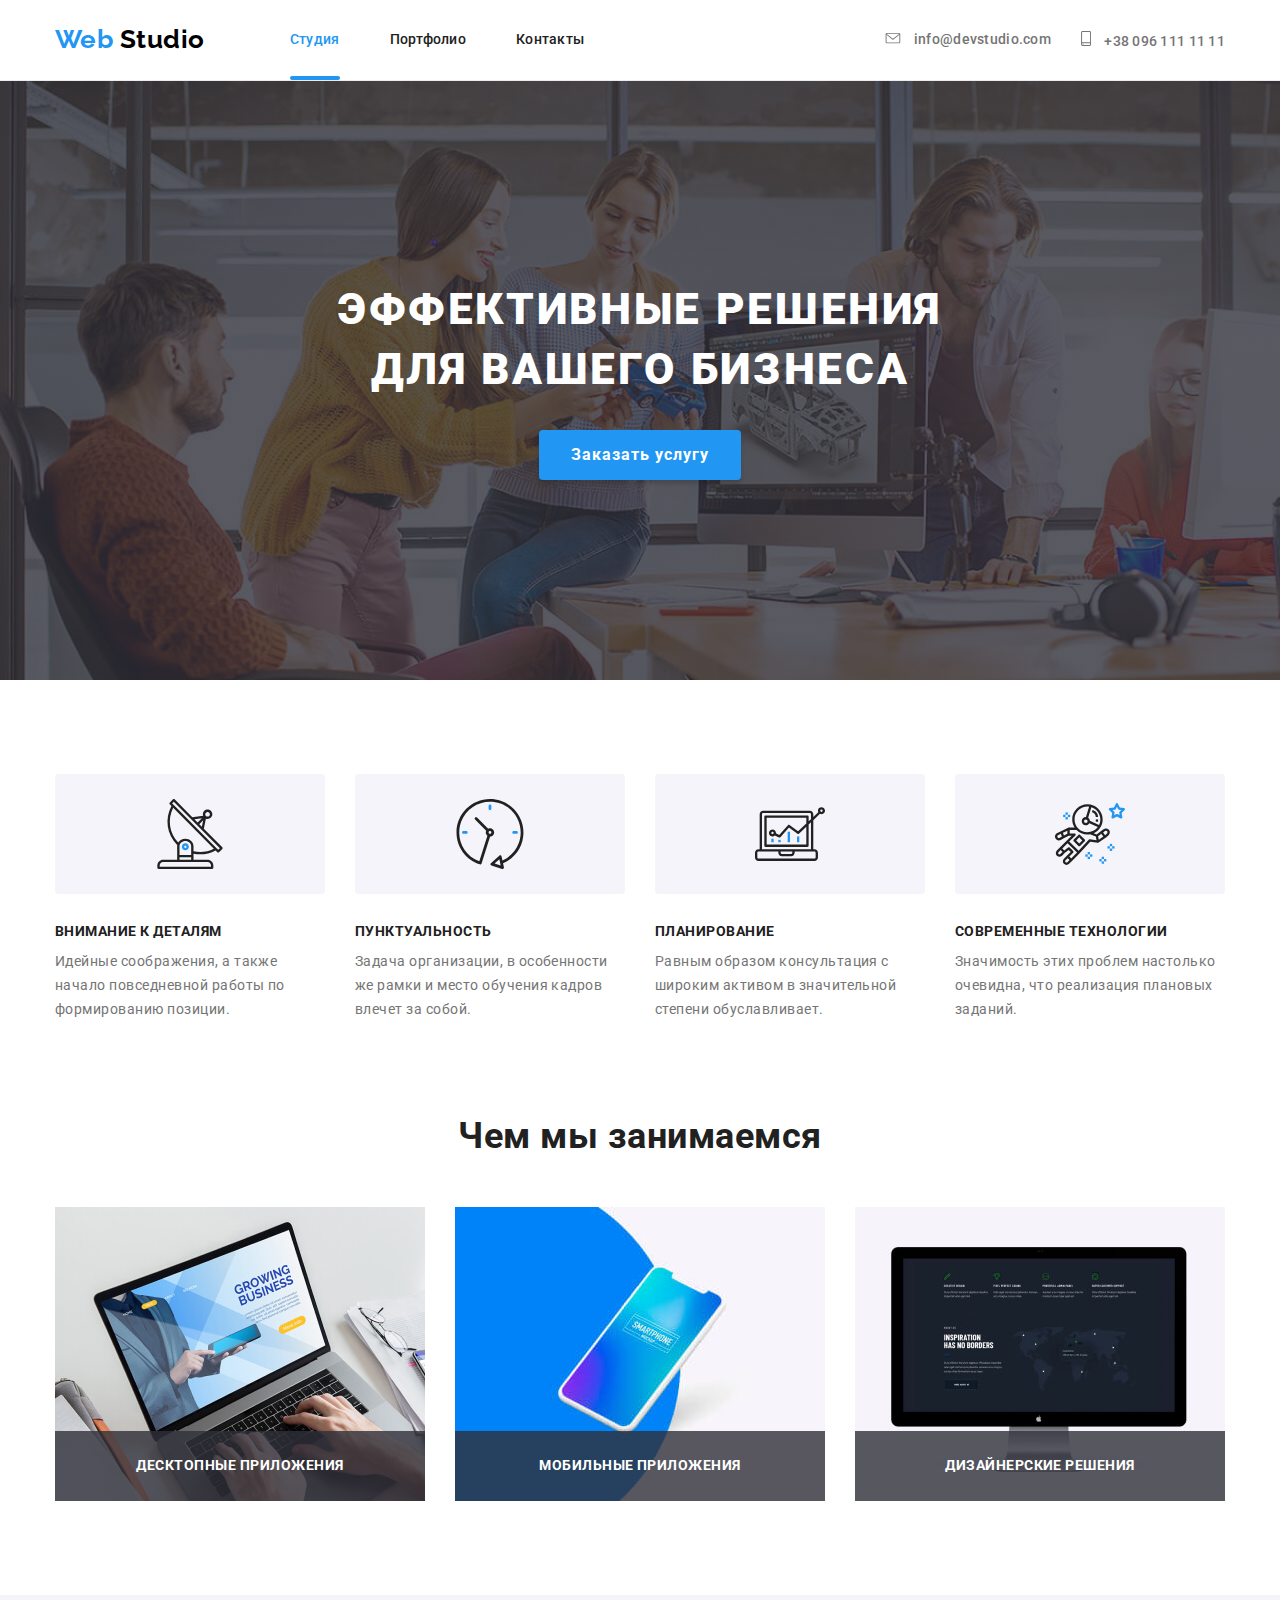
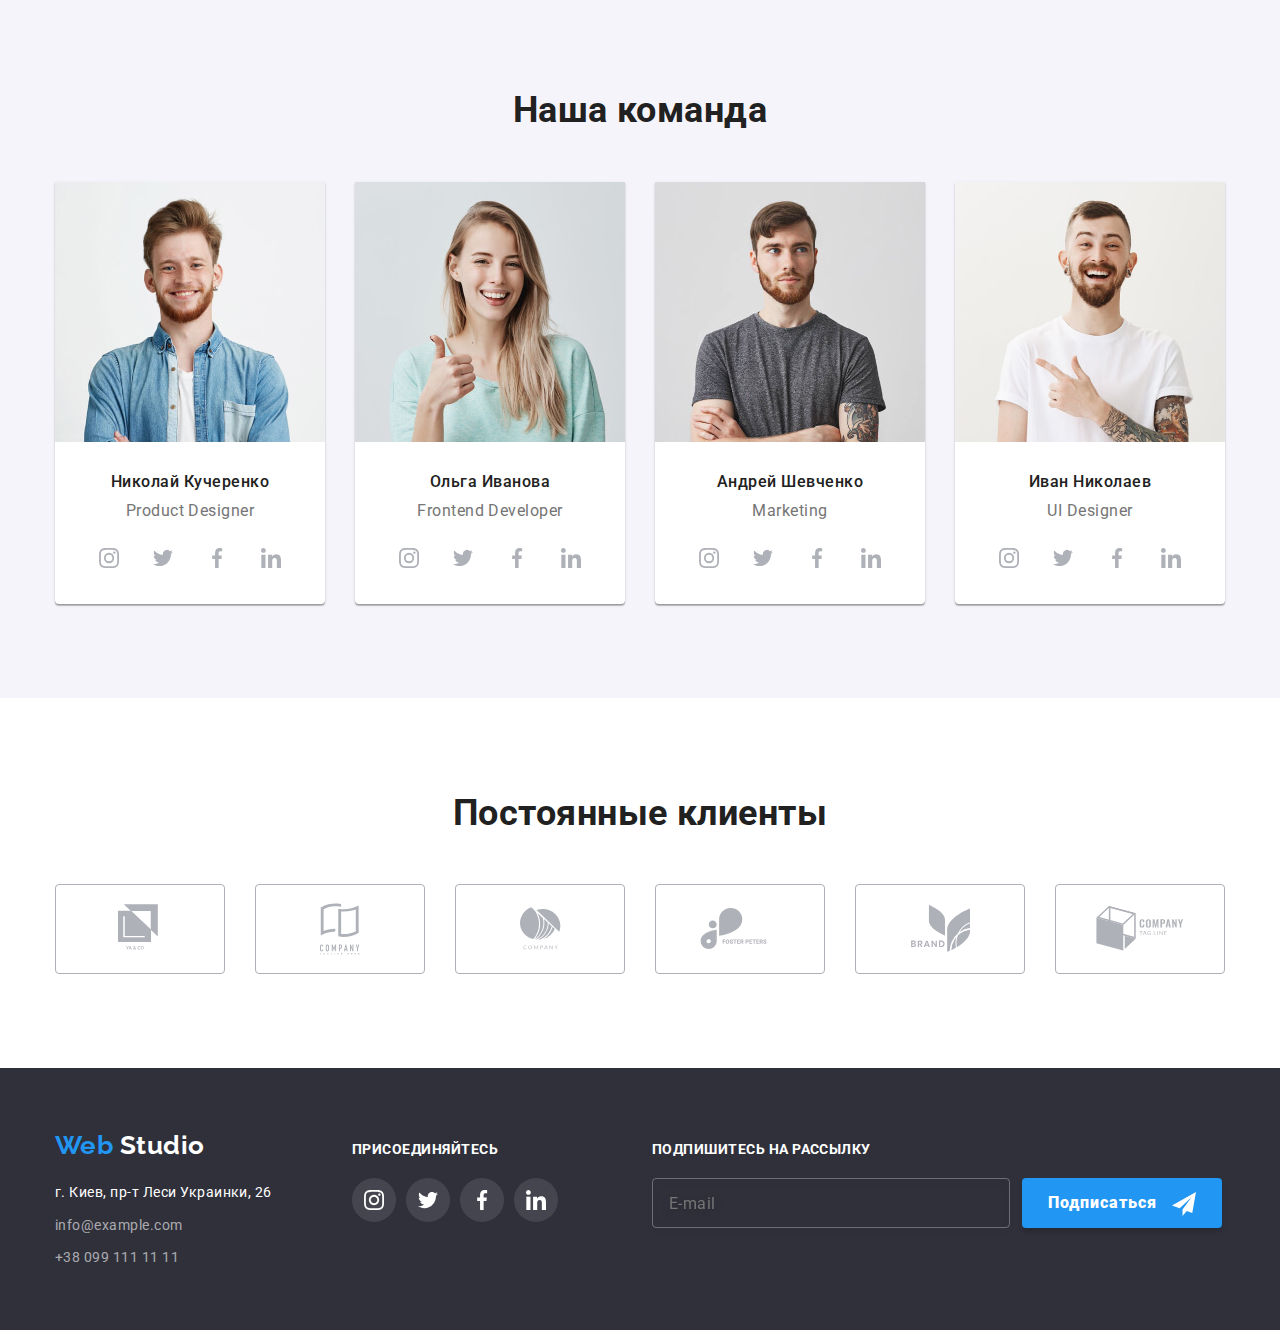
<file: index.html>
<!DOCTYPE html>
<html lang="ru">
  <head>
    <meta charset="UTF-8" />
    <meta name="viewport" content="width=device-width, initial-scale=1.0" />
    <title>Веб-студия</title>
    <link
      href="https://fonts.googleapis.com/css2?family=Raleway:wght@700&family=Roboto:wght@400;500;700;900&display=swap"
      rel="stylesheet"
    />
    <link rel="stylesheet" href="./css/main.min.css" />
  </head>
  <body>
    <!-- Шапка -->
    <header class="header">
      <div class="container">
        <nav class="navigation">
          <a class="logo-link link" href="./index.html"
            ><span class="logo-accent">Web</span> Studio</a
          >
          <ul class="navigation-list list">
            <li class="navigation-list-item">
              <a class="navigation-list-item-link current link" href=""
                >Студия</a
              >
            </li>
            <li class="navigation-list-item">
              <a class="navigation-list-item-link link" href="./portfolio.html"
                >Портфолио</a
              >
            </li>
            <li class="navigation-list-item">
              <a class="navigation-list-item-link link" href="">Контакты</a>
            </li>
          </ul>
        </nav>

        <!-- Контакты -->
        <ul class="communication-list list">
          <li class="communication-list-item">
            <a
              class="communication-list-item-link link"
              href="mailto:info@devstudio.com"
              lang="en"
            >
              <svg class="mail-icon">
                <use href="./images/sprite.svg#mail-icon"></use>
              </svg>
              info@devstudio.com
            </a>
          </li>
          <li>
            <a
              class="communication-list-item-link link"
              href="tel:+380961111111"
            >
              <svg class="smartphone-icon">
                <use href="./images/sprite.svg#smartphone-icon"></use>
              </svg>
              +38 096 111 11 11</a
            >
          </li>
        </ul>
      </div>
    </header>
    <!-- Герой -->
    <main>
      <section class="hero-section">
        <h1 class="hero-title">
          Эффективные решения <br />
          для вашего бизнеса
        </h1>
        <button data-modal-open class="button" type="button">
          Заказать услугу
        </button>
      </section>
      <!-- Особенности -->
      <section class="features">
        <div class="container">
          <h2 hidden>Особенности</h2>
          <ul class="features-list list">
            <li class="features-list-item icon-antenna">
              <h3 class="features-title">Внимание к деталям</h3>
              <p class="features-text">
                Идейные соображения, а также начало повседневной работы по
                формированию позиции.
              </p>
            </li>
            <li class="features-list-item icon-clock">
              <h3 class="features-title">Пунктуальность</h3>
              <p class="features-text">
                Задача организации, в особенности же рамки и место обучения
                кадров влечет за собой.
              </p>
            </li>
            <li class="features-list-item icon-notebook">
              <h3 class="features-title">Планирование</h3>
              <p class="features-text">
                Равным образом консультация с широким активом в значительной
                степени обуславливает.
              </p>
            </li>
            <li class="features-list-item icon-astronaut">
              <h3 class="features-title">Современные технологии</h3>
              <p class="features-text">
                Значимость этих проблем настолько очевидна, что реализация
                плановых заданий.
              </p>
            </li>
          </ul>
        </div>
      </section>
      <!-- Чем мы занимаемся -->
      <section class="about-us">
        <div class="container">
          <h2 class="about-us-title">Чем мы занимаемся</h2>
          <ul class="about-us-list list">
            <li class="about-us-list-item">
              <img
                class="about-us-img"
                src="./images/main/notebook.jpg"
                alt="человек печатает на ноутбуке"
                width="370"
                height="294"
              />
              <p class="about-us-text">Десктопные приложения</p>
            </li>
            <li class="about-us-list-item">
              <img
                class="about-us-img"
                src="./images/main/smartphone.jpg"
                alt="смартфон"
                width="370"
                height="294"
              />
              <p class="about-us-text">Мобильные приложения</p>
            </li>
            <li class="about-us-list-item">
              <img
                class="about-us-img"
                src="./images/main/monitor.jpg"
                alt="монитор"
                width="370"
                height="294"
              />
              <p class="about-us-text">Дизайнерские решения</p>
            </li>
          </ul>
        </div>
      </section>

      <!-- Наша команда -->
      <section class="our-team">
        <div class="container">
          <h2 class="our-team-title">Наша команда</h2>
          <ul class="our-team-list list">
            <li class="our-team-item">
              <img
                class="our-team-img"
                src="./images/main/our-team/photo-nikolai-kucherenko.jpg"
                alt="Фото Николая Кучеренко"
                width="270"
                height="260"
              />
              <h3 class="our-team-item-title">Николай Кучеренко</h3>
              <p class="our-team-item-text">Product Designer</p>
              <ul class="social-list list">
                <li class="social-list-item">
                  <a
                    class="social-list-item-link link"
                    href=""
                    target="_blank"
                    aria-label="ссылка инстаграм"
                  >
                    <svg class="instagram-icon social-icons">
                      <use href="./images/sprite.svg#instagram-icon"></use>
                    </svg>
                  </a>
                </li>
                <li class="social-list-item">
                  <a
                    class="social-list-item-link link"
                    href=""
                    target="_blank"
                    aria-label="ссылка твиттер"
                  >
                    <svg class="twitter-icon social-icons">
                      <use href="./images/sprite.svg#twitter-icon"></use>
                    </svg>
                  </a>
                </li>
                <li class="social-list-item">
                  <a
                    class="social-list-item-link link"
                    href=""
                    target="_blank"
                    aria-label="ссылка фейсбука"
                  >
                    <svg class="facebook-icon social-icons">
                      <use href="./images/sprite.svg#facebook-icon"></use>
                    </svg>
                  </a>
                </li>
                <li class="social-list-item">
                  <a
                    class="social-list-item-link link"
                    href=""
                    target="_blank"
                    aria-label="ссылка линкедин"
                  >
                    <svg class="linkedin-icon social-icons">
                      <use href="./images/sprite.svg#linkedin-icon"></use>
                    </svg>
                  </a>
                </li>
              </ul>
            </li>
            <li class="our-team-item">
              <img
                class="our-team-img"
                src="./images/main/our-team/photo-olga-ivanova.jpg"
                alt="Фото Ольги Ивановой"
                width="270"
                height="260"
              />
              <h3 class="our-team-item-title">Ольга Иванова</h3>
              <p class="our-team-item-text">Frontend Developer</p>
              <ul class="social-list list">
                <li class="social-list-item">
                  <a
                    class="social-list-item-link link"
                    href=""
                    target="_blank"
                    aria-label="ссылка инстаграм"
                  >
                    <svg class="instagram-icon social-icons">
                      <use href="./images/sprite.svg#instagram-icon"></use>
                    </svg>
                  </a>
                </li>
                <li class="social-list-item">
                  <a
                    class="social-list-item-link link"
                    href=""
                    target="_blank"
                    aria-label="ссылка твиттер"
                  >
                    <svg class="twitter-icon social-icons">
                      <use href="./images/sprite.svg#twitter-icon"></use>
                    </svg>
                  </a>
                </li>
                <li class="social-list-item">
                  <a
                    class="social-list-item-link link"
                    href=""
                    target="_blank"
                    aria-label="ссылка фейсбука"
                  >
                    <svg class="facebook-icon social-icons">
                      <use href="./images/sprite.svg#facebook-icon"></use>
                    </svg>
                  </a>
                </li>
                <li class="social-list-item">
                  <a
                    class="social-list-item-link link"
                    href=""
                    target="_blank"
                    aria-label="ссылка линкедин"
                  >
                    <svg class="linkedin-icon social-icons">
                      <use href="./images/sprite.svg#linkedin-icon"></use>
                    </svg>
                  </a>
                </li>
              </ul>
            </li>
            <li class="our-team-item">
              <img
                class="our-team-img"
                src="./images/main/our-team/photo-andrey-schevchenko.jpg"
                alt="Фото Андрея Шевченко"
                width="270"
                height="260"
              />
              <h3 class="our-team-item-title">Андрей Шевченко</h3>
              <p class="our-team-item-text">Marketing</p>
              <ul class="social-list list">
                <li class="social-list-item">
                  <a
                    class="social-list-item-link link"
                    href=""
                    target="_blank"
                    aria-label="ссылка инстаграм"
                  >
                    <svg class="instagram-icon social-icons">
                      <use href="./images/sprite.svg#instagram-icon"></use>
                    </svg>
                  </a>
                </li>
                <li class="social-list-item">
                  <a
                    class="social-list-item-link link"
                    href=""
                    target="_blank"
                    aria-label="ссылка твиттер"
                  >
                    <svg class="twitter-icon social-icons">
                      <use href="./images/sprite.svg#twitter-icon"></use>
                    </svg>
                  </a>
                </li>
                <li class="social-list-item">
                  <a
                    class="social-list-item-link link"
                    href=""
                    target="_blank"
                    aria-label="ссылка фейсбука"
                  >
                    <svg class="facebook-icon social-icons">
                      <use href="./images/sprite.svg#facebook-icon"></use>
                    </svg>
                  </a>
                </li>
                <li class="social-list-item">
                  <a
                    class="social-list-item-link link"
                    href=""
                    target="_blank"
                    aria-label="ссылка линкедин"
                  >
                    <svg class="linkedin-icon social-icons">
                      <use href="./images/sprite.svg#linkedin-icon"></use>
                    </svg>
                  </a>
                </li>
              </ul>
            </li>
            <li class="our-team-item">
              <img
                class="our-team-img"
                src="./images/main/our-team/photo-ivan-nikolaev.jpg"
                alt="Фото Ивана Николаева"
                width="270"
                height="260"
              />
              <h3 class="our-team-item-title">Иван Николаев</h3>
              <p class="our-team-item-text">UI Designer</p>
              <ul class="social-list list">
                <li class="social-list-item">
                  <a
                    class="social-list-item-link link"
                    href=""
                    target="_blank"
                    aria-label="ссылка инстаграм"
                  >
                    <svg class="instagram-icon social-icons">
                      <use href="./images/sprite.svg#instagram-icon"></use>
                    </svg>
                  </a>
                </li>
                <li class="social-list-item">
                  <a
                    class="social-list-item-link link"
                    href=""
                    target="_blank"
                    aria-label="ссылка твиттер"
                  >
                    <svg class="twitter-icon social-icons">
                      <use href="./images/sprite.svg#twitter-icon"></use>
                    </svg>
                  </a>
                </li>
                <li class="social-list-item">
                  <a
                    class="social-list-item-link link"
                    href=""
                    target="_blank"
                    aria-label="ссылка фейсбука"
                  >
                    <svg class="facebook-icon social-icons">
                      <use href="./images/sprite.svg#facebook-icon"></use>
                    </svg>
                  </a>
                </li>
                <li class="social-list-item">
                  <a
                    class="social-list-item-link link"
                    href=""
                    target="_blank"
                    aria-label="ссылка линкедин"
                  >
                    <svg class="linkedin-icon social-icons">
                      <use href="./images/sprite.svg#linkedin-icon"></use>
                    </svg>
                  </a>
                </li>
              </ul>
            </li>
          </ul>
        </div>
      </section>
      <!-- Постоянные клиенты -->
      <section class="regular-customers">
        <div class="container">
          <h2 class="regular-customers-title">Постоянные клиенты</h2>
          <ul class="regular-customers-list list">
            <li class="regular-customers-list-item">
              <a
                class="regular-customers-list-item-link link"
                href=""
                target="_blank"
              >
                <svg
                  class="customer1-icon customers-icon"
                  width="44"
                  height="49"
                >
                  <use href="./images/sprite.svg#customer1-icon"></use>
                </svg>
              </a>
            </li>
            <li class="regular-customers-list-item">
              <a
                class="regular-customers-list-item-link link"
                href=""
                target="_blank"
                ><svg
                  class="customer2-icon customers-icon"
                  width="40"
                  height="52"
                >
                  <use href="./images/sprite.svg#customer2-icon"></use></svg
              ></a>
            </li>
            <li class="regular-customers-list-item">
              <a
                class="regular-customers-list-item-link link"
                href=""
                target="_blank"
                ><svg
                  class="customer3-icon customers-icon"
                  width="41"
                  height="43"
                >
                  <use href="./images/sprite.svg#customer3-icon"></use></svg
              ></a>
            </li>
            <li class="regular-customers-list-item">
              <a
                class="regular-customers-list-item-link link"
                href=""
                target="_blank"
                ><svg
                  class="customer4-icon customers-icon"
                  width="80"
                  height="42"
                >
                  <use href="./images/sprite.svg#customer4-icon"></use></svg
              ></a>
            </li>
            <li class="regular-customers-list-item">
              <a
                class="regular-customers-list-item-link link"
                href=""
                target="_blank"
                ><svg
                  class="customer5-icon customers-icon"
                  width="59"
                  height="47"
                >
                  <use href="./images/sprite.svg#customer5-icon"></use></svg
              ></a>
            </li>
            <li class="regular-customers-list-item">
              <a
                class="regular-customers-list-item-link link"
                href=""
                target="_blank"
                ><svg
                  class="customer6-icon customers-icon"
                  width="88"
                  height="45"
                >
                  <use href="./images/sprite.svg#customer6-icon"></use></svg
              ></a>
            </li>
          </ul>
        </div>
      </section>
    </main>

    <!-- Подвал -->
    <footer class="footer">
      <div class="container">
        <div class="contacts">
          <a class="footer-logo-link link" href="./index.html"
            ><span class="logo-accent">Web</span> Studio</a
          >
          <address class="address">
            <ul class="contacts-list list">
              <li class="contacts-list-address">
                г. Киев, пр-т Леси Украинки, 26
              </li>
              <li class="contacts-list-address">
                <a
                  class="contacts-list-item-link link"
                  href="mailto:info@example.com"
                  lang="en"
                  >info@example.com</a
                >
              </li>
              <li class="contacts-list-address">
                <a class="contacts-list-item-link link" href="tel:+380991111111"
                  >+38 099 111 11 11</a
                >
              </li>
            </ul>
          </address>
        </div>
        <div class="social-links">
          <div class="footer-appeal">
            <b class="footer-appeal-text">присоединяйтесь</b>
          </div>
          <ul class="footer-social-list list">
            <li class="footer-social-list-item">
              <a
                class="footer-social-item-link footer-instagram"
                href=""
                target="_blank"
                aria-label="ссылка инстаграм"
              ></a>
            </li>
            <li class="footer-social-list-item">
              <a
                class="footer-social-item-link footer-twitter"
                href=""
                target="_blank"
                aria-label="ссылка твиттер"
              ></a>
            </li>
            <li class="footer-social-list-item">
              <a
                class="footer-social-item-link footer-facebook"
                href=""
                target="_blank"
                aria-label="ссылка фейсбук"
              ></a>
            </li>
            <li class="footer-social-list-item">
              <a
                class="footer-social-item-link footer-linkedin"
                href=""
                target="_blank"
                aria-label="ссылка линкедин"
              ></a>
            </li>
          </ul>
        </div>

        <!-- Секция "Подписаться" -->
        <div class="subscribe-section">
          <div class="footer-appeal">
            <b class="footer-appeal-text">Подпишитесь на рассылку</b>
          </div>
          <form class="subscribe-form">
            <input
              class="subscribe-form-field"
              type="email"
              name="e-mail"
              placeholder="E-mail"
              required
            />
            <button class="subscribe-btn" type="submit">
              <b class="text-btn">Подписаться</b>
            </button>
          </form>
        </div>
      </div>
    </footer>

    <!-- Модальное окно "Заказать услугу" -->
    <div data-modal class="backdrop is-hidden">
      <form class="modal-form">
        <button data-modal-close type="button" class="modal-button-close">
          <svg width="11" height="11" class="icon-modal-button-close">
            <use href="./images/sprite.svg#icon-form-close"></use>
          </svg>
        </button>
        <h2 class="modal-form-title">
          Оставьте свои данные, мы вам перезвоним
        </h2>
        <div class="modal-form-input-wrapper">
          <input
            type="text"
            name="user-name"
            id="user-name-field"
            class="modal-form-input"
            placeholder=" "
            required
          />
          <label for="user-name-field" class="modal-form-label">Имя</label>
          <svg width="12" height="12" class="icon-form-user icon-modal-form">
            <use href="./images/sprite.svg#icon-form-user"></use>
          </svg>
        </div>
        <div class="modal-form-input-wrapper">
          <input
            type="tel"
            name="user-tel"
            id="user-tel-field"
            class="modal-form-input"
            placeholder=" "
            required
          />
          <label for="user-tel-field" class="modal-form-label">Телефон</label>
          <svg width="13" height="13" class="icon-form-tel icon-modal-form">
            <use href="./images/sprite.svg#icon-form-tel"></use>
          </svg>
        </div>
        <div class="modal-form-input-wrapper">
          <input
            type="email"
            name="user-mail"
            id="user-mail-field"
            class="modal-form-input"
            placeholder=" "
            required
          />
          <label for="user-mail-field" class="modal-form-label">Почта</label>
          <svg width="15" height="12" class="icon-form-email icon-modal-form">
            <use href="./images/sprite.svg#icon-form-mail"></use>
          </svg>
        </div>
        <div class="modal-form-textarea">
          <textarea
            name="modal-form-comment"
            id="comment"
            class="modal-form-comment"
            placeholder="Комментарий"
          ></textarea>
        </div>
        <div class="modal-form-option">
          <label for="agreement-checkmark" class="agreement-label">
            <input
              type="checkbox"
              name="agreement-checkmark"
              id="agreement-checkmark"
              class="modal-form-checkbox"
              required
            />
            <span class="modal-form-agreement">
              <svg width="11" height="8" class="icon-checkmark">
                <use href="./images/sprite.svg#icon-form-agreement-check"></use>
              </svg>
            </span>
            <span class="agreement-policy-form"
              >Соглашаюсь с рассылкой и принимаю
              <a href="" class="agreement-policy-link link"
                >Условия договора</a
              ></span
            >
          </label>
        </div>
        <button type="submit" class="modal-form-button">Отправить</button>
      </form>
    </div>
    <script src="./js/modal.js"></script>
  </body>
</html>
</file>
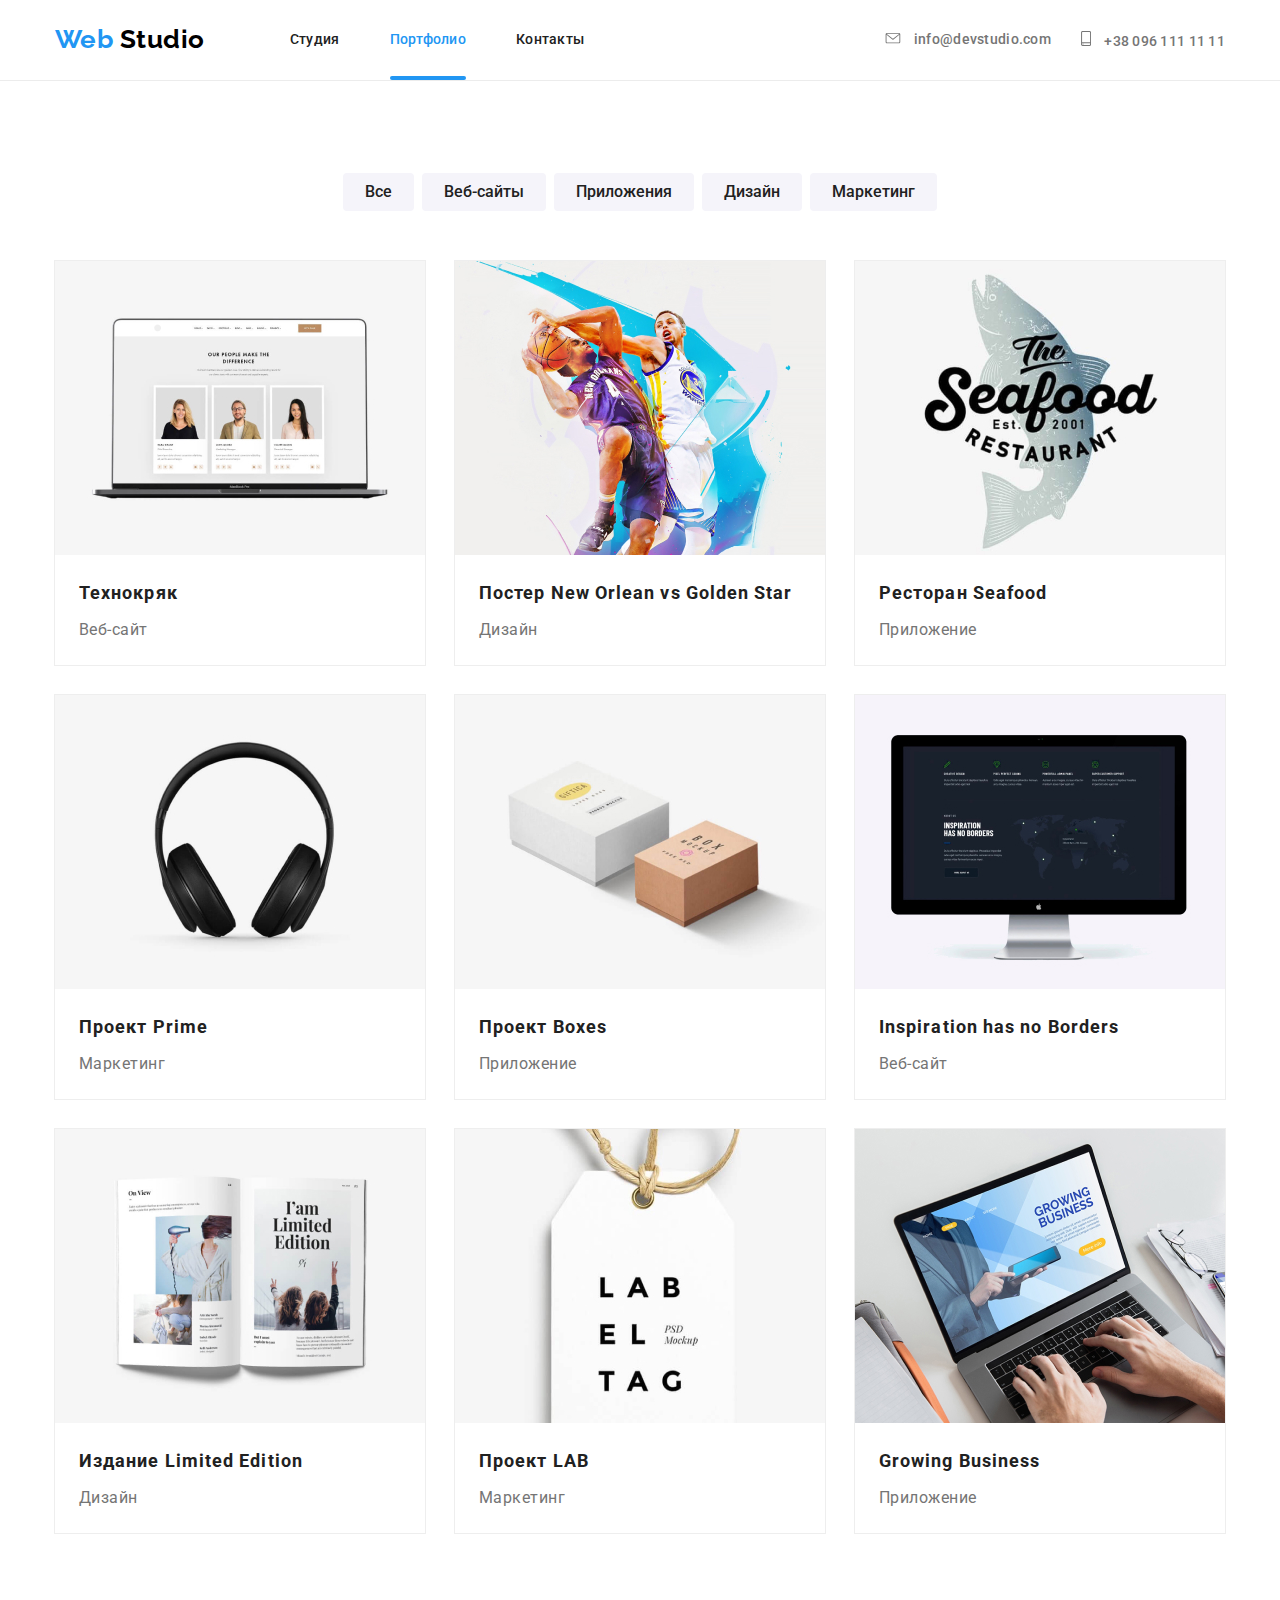
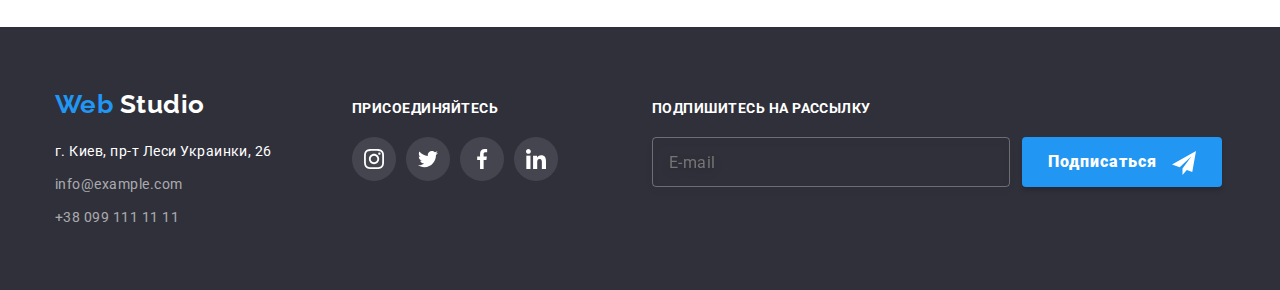
<file: portfolio.html>
<!DOCTYPE html>
<html lang="ru">
  <head>
    <meta charset="UTF-8" />
    <meta name="viewport" content="width=device-width, initial-scale=1.0" />
    <title>Портфолио</title>
    <link
      href="https://fonts.googleapis.com/css2?family=Raleway:wght@700&family=Roboto:wght@400;500;700;900&display=swap"
      rel="stylesheet"
    />
    <link rel="stylesheet" href="./css/main.min.css" />
  </head>
  <body>
    <!-- Шапка -->
    <header class="header">
      <div class="container">
        <nav class="navigation">
          <a class="logo-link link" href="./index.html"
            ><span class="logo-accent">Web</span> Studio</a
          >
          <ul class="navigation-list list">
            <li class="navigation-list-item">
              <a class="navigation-list-item-link link" href="./index.html"
                >Студия</a
              >
            </li>
            <li class="navigation-list-item">
              <a class="navigation-list-item-link current link" href=""
                >Портфолио</a
              >
            </li>
            <li class="navigation-list-item">
              <a class="navigation-list-item-link link" href="">Контакты</a>
            </li>
          </ul>
        </nav>

        <!-- Контакты -->
        <ul class="communication-list list">
          <li class="communication-list-item">
            <a
              class="communication-list-item-link link"
              href="mailto:info@devstudio.com"
              lang="en"
            >
              <svg class="mail-icon">
                <use href="./images/sprite.svg#mail-icon"></use>
              </svg>
              info@devstudio.com
            </a>
          </li>
          <li>
            <a
              class="communication-list-item-link link"
              href="tel:+380961111111"
            >
              <svg class="smartphone-icon">
                <use href="./images/sprite.svg#smartphone-icon"></use>
              </svg>
              +38 096 111 11 11</a
            >
          </li>
        </ul>
      </div>
    </header>
    <main>
      <section class="portfolio">
        <h1 hidden>Наши проекты</h1>
        <!-- Кнопки фильтра -->
        <div class="filter-btn-section">
          <ul class="filter-btn-list list">
            <li class="filter-btn-list-item">
              <button class="filter-btn" type="button">Все</button>
            </li>
            <li class="filter-btn-list-item">
              <button class="filter-btn" type="button">Веб-сайты</button>
            </li>
            <li class="filter-btn-list-item">
              <button class="filter-btn" type="button">Приложения</button>
            </li>
            <li class="filter-btn-list-item">
              <button class="filter-btn" type="button">Дизайн</button>
            </li>
            <li class="filter-btn-list-item">
              <button class="filter-btn" type="button">Маркетинг</button>
            </li>
          </ul>
        </div>
        <!-- Проекты -->
        <div class="projects">
          <ul class="projects-list list">
            <!-- Проект 1 -->
            <li class="projects-list-item">
              <a class="projects-list-item-link link" href="">
                <div class="overlay">
                  <img
                    class="img"
                    src="./images/portfolio/project-1.jpg"
                    alt="Проект 1"
                    width="370"
                    height="294"
                  />
                  <p class="project-description">
                    Технокряк это современная площадка распространения
                    коронавируса. Компании используют эту платформу для
                    цифрового шпионажа и атак на защищённые сервера конкурентов.
                  </p>
                </div>
                <h2 class="project-title">Технокряк</h2>
                <p class="project-text">Веб-сайт</p>
              </a>
            </li>
            <!-- Проект 2 -->
            <li class="projects-list-item">
              <a class="projects-list-item-link link" href="">
                <div class="overlay">
                  <img
                    class="img"
                    src="./images/portfolio/project-2.jpg"
                    alt="Проект 1"
                    width="370"
                    height="294"
                  />
                  <p class="project-description">
                    Технокряк это современная площадка распространения
                    коронавируса. Компании используют эту платформу для
                    цифрового шпионажа и атак на защищённые сервера конкурентов.
                  </p>
                </div>
                <h2 class="project-title">Постер New Orlean vs Golden Star</h2>
                <p class="project-text">Дизайн</p>
              </a>
            </li>
            <!-- Проект 3 -->
            <li class="projects-list-item">
              <a class="projects-list-item-link link" href="">
                <div class="overlay">
                  <img
                    class="img"
                    src="./images/portfolio/project-3.jpg"
                    alt="Проект 1"
                    width="370"
                    height="294"
                  />
                  <p class="project-description">
                    Технокряк это современная площадка распространения
                    коронавируса. Компании используют эту платформу для
                    цифрового шпионажа и атак на защищённые сервера конкурентов.
                  </p>
                </div>
                <h2 class="project-title">Ресторан Seafood</h2>
                <p class="project-text">Приложение</p>
              </a>
            </li>
            <!-- Проект 4 -->
            <li class="projects-list-item">
              <a class="projects-list-item-link link" href="">
                <div class="overlay">
                  <img
                    class="img"
                    src="./images/portfolio/project-4.jpg"
                    alt="Проект 1"
                    width="370"
                    height="294"
                  />
                  <p class="project-description">
                    Технокряк это современная площадка распространения
                    коронавируса. Компании используют эту платформу для
                    цифрового шпионажа и атак на защищённые сервера конкурентов.
                  </p>
                </div>
                <h2 class="project-title">Проект Prime</h2>
                <p class="project-text">Маркетинг</p>
              </a>
            </li>
            <!-- Проект 5 -->
            <li class="projects-list-item">
              <a class="projects-list-item-link link" href="">
                <div class="overlay">
                  <img
                    class="img"
                    src="./images/portfolio/project-5.jpg"
                    alt="Проект 1"
                    width="370"
                    height="294"
                  />
                  <p class="project-description">
                    Технокряк это современная площадка распространения
                    коронавируса. Компании используют эту платформу для
                    цифрового шпионажа и атак на защищённые сервера конкурентов.
                  </p>
                </div>
                <h2 class="project-title">Проект Boxes</h2>
                <p class="project-text">Приложение</p>
              </a>
            </li>
            <!-- Проект 6 -->
            <li class="projects-list-item">
              <a class="projects-list-item-link link" href="">
                <div class="overlay">
                  <img
                    class="img"
                    src="./images/portfolio/project-6.jpg"
                    alt="Проект 1"
                    width="370"
                    height="294"
                  />
                  <p class="project-description">
                    Технокряк это современная площадка распространения
                    коронавируса. Компании используют эту платформу для
                    цифрового шпионажа и атак на защищённые сервера конкурентов.
                  </p>
                </div>
                <h2 class="project-title">Inspiration has no Borders</h2>
                <p class="project-text">Веб-сайт</p>
              </a>
            </li>
            <!-- Проект 7 -->
            <li class="projects-list-item">
              <a class="projects-list-item-link link" href="">
                <div class="overlay">
                  <img
                    class="img"
                    src="./images/portfolio/project-7.jpg"
                    alt="Проект 1"
                    width="370"
                    height="294"
                  />
                  <p class="project-description">
                    Технокряк это современная площадка распространения
                    коронавируса. Компании используют эту платформу для
                    цифрового шпионажа и атак на защищённые сервера конкурентов.
                  </p>
                </div>
                <h2 class="project-title">Издание Limited Edition</h2>
                <p class="project-text">Дизайн</p>
              </a>
            </li>
            <!-- Проект 8 -->
            <li class="projects-list-item">
              <a class="projects-list-item-link link" href="">
                <div class="overlay">
                  <img
                    class="img"
                    src="./images/portfolio/project-8.jpg"
                    alt="Проект 1"
                    width="370"
                    height="294"
                  />
                  <p class="project-description">
                    Технокряк это современная площадка распространения
                    коронавируса. Компании используют эту платформу для
                    цифрового шпионажа и атак на защищённые сервера конкурентов.
                  </p>
                </div>
                <h2 class="project-title">Проект LAB</h2>
                <p class="project-text">Маркетинг</p>
              </a>
            </li>
            <!-- Проект 9 -->
            <li class="projects-list-item">
              <a class="projects-list-item-link link" href="">
                <div class="overlay">
                  <img
                    class="img"
                    src="./images/portfolio/project-9.jpg"
                    alt="Проект 1"
                    width="370"
                    height="294"
                  />
                  <p class="project-description">
                    Технокряк это современная площадка распространения
                    коронавируса. Компании используют эту платформу для
                    цифрового шпионажа и атак на защищённые сервера конкурентов.
                  </p>
                </div>
                <h2 class="project-title">Growing Business</h2>
                <p class="project-text">Приложение</p>
              </a>
            </li>
          </ul>
        </div>
      </section>
    </main>

    <!-- Подвал -->
    <footer class="footer">
      <div class="container">
        <div class="contacts">
          <a class="footer-logo-link link" href="./index.html"
            ><span class="logo-accent">Web</span> Studio</a
          >
          <address class="address">
            <ul class="contacts-list list">
              <li class="contacts-list-address">
                г. Киев, пр-т Леси Украинки, 26
              </li>
              <li class="contacts-list-address">
                <a
                  class="contacts-list-item-link link"
                  href="mailto:info@example.com"
                  lang="en"
                  >info@example.com</a
                >
              </li>
              <li class="contacts-list-address">
                <a class="contacts-list-item-link link" href="tel:+380991111111"
                  >+38 099 111 11 11</a
                >
              </li>
            </ul>
          </address>
        </div>
        <div class="social-links">
          <div class="footer-appeal">
            <b class="footer-appeal-text">присоединяйтесь</b>
          </div>
          <ul class="footer-social-list list">
            <li class="footer-social-list-item">
              <a
                class="footer-social-item-link footer-instagram"
                href=""
                target="_blank"
                aria-label="ссылка инстаграм"
              ></a>
            </li>
            <li class="footer-social-list-item">
              <a
                class="footer-social-item-link footer-twitter"
                href=""
                target="_blank"
                aria-label="ссылка твиттер"
              ></a>
            </li>
            <li class="footer-social-list-item">
              <a
                class="footer-social-item-link footer-facebook"
                href=""
                target="_blank"
                aria-label="ссылка фейсбук"
              ></a>
            </li>
            <li class="footer-social-list-item">
              <a
                class="footer-social-item-link footer-linkedin"
                href=""
                target="_blank"
                aria-label="ссылка линкедин"
              ></a>
            </li>
          </ul>
        </div>
        <!-- Секция "Подписаться" -->
        <div class="subscribe-section">
          <div class="footer-appeal">
            <b class="footer-appeal-text">Подпишитесь на рассылку</b>
          </div>
          <form class="subscribe-form">
            <input
              class="subscribe-form-field"
              type="email"
              name="e-mail"
              placeholder="E-mail"
              required
            />
            <button class="subscribe-btn" type="submit">
              <b class="text-btn">Подписаться</b>
            </button>
          </form>
        </div>
      </div>
    </footer>
  </body>
</html>
</file>
<file: css/main.min.css>
/*
* Prefixed by https://autoprefixer.github.io
* PostCSS: v7.0.29,
* Autoprefixer: v9.7.6
* Browsers: last 4 version
*/

/*! normalize.css v8.0.1 | MIT License | github.com/necolas/normalize.css */
html {
  line-height: 1.15;
  -webkit-text-size-adjust: 100%;
}
body {
  margin: 0;
}
main {
  display: block;
}
h1 {
  font-size: 2em;
  margin: 0.67em 0;
}
hr {
  -webkit-box-sizing: content-box;
  box-sizing: content-box;
  height: 0;
  overflow: visible;
}
pre {
  font-family: monospace, monospace;
  font-size: 1em;
}
a {
  background-color: transparent;
}
abbr[title] {
  border-bottom: none;
  text-decoration: underline;
  -webkit-text-decoration: underline dotted;
  text-decoration: underline dotted;
}
b,
strong {
  font-weight: bolder;
}
code,
kbd,
samp {
  font-family: monospace, monospace;
  font-size: 1em;
}
small {
  font-size: 80%;
}
sub,
sup {
  font-size: 75%;
  line-height: 0;
  position: relative;
  vertical-align: baseline;
}
sub {
  bottom: -0.25em;
}
sup {
  top: -0.5em;
}
img {
  border-style: none;
}
button,
input,
optgroup,
select,
textarea {
  font-family: inherit;
  font-size: 100%;
  line-height: 1.15;
  margin: 0;
}
button,
input {
  overflow: visible;
}
button,
select {
  text-transform: none;
}
button,
[type="button"],
[type="reset"],
[type="submit"] {
  -webkit-appearance: button;
}
button::-moz-focus-inner,
[type="button"]::-moz-focus-inner,
[type="reset"]::-moz-focus-inner,
[type="submit"]::-moz-focus-inner {
  border-style: none;
  padding: 0;
}
button:-moz-focusring,
[type="button"]:-moz-focusring,
[type="reset"]:-moz-focusring,
[type="submit"]:-moz-focusring {
  outline: 1px dotted ButtonText;
}
fieldset {
  padding: 0.35em 0.75em 0.625em;
}
legend {
  -webkit-box-sizing: border-box;
  box-sizing: border-box;
  color: inherit;
  display: table;
  max-width: 100%;
  padding: 0;
  white-space: normal;
}
progress {
  vertical-align: baseline;
}
textarea {
  overflow: auto;
}
[type="checkbox"],
[type="radio"] {
  -webkit-box-sizing: border-box;
  box-sizing: border-box;
  padding: 0;
}
[type="number"]::-webkit-inner-spin-button,
[type="number"]::-webkit-outer-spin-button {
  height: auto;
}
[type="search"] {
  -webkit-appearance: textfield;
  outline-offset: -2px;
}
[type="search"]::-webkit-search-decoration {
  -webkit-appearance: none;
}
::-webkit-file-upload-button {
  -webkit-appearance: button;
  font: inherit;
}
details {
  display: block;
}
summary {
  display: list-item;
}
template {
  display: none;
}
[hidden] {
  display: none;
}
html {
  -webkit-box-sizing: border-box;
  box-sizing: border-box;
}
*,
*::before,
*::after {
  -webkit-box-sizing: inherit;
  box-sizing: inherit;
}
body {
  margin: 0;
  font-family: "Roboto", sans-serif;
  color: #212121;
  background-color: #ffffff;
  letter-spacing: 0.03em;
}
.link {
  text-decoration: none;
  display: block;
  cursor: pointer;
}
img {
  display: block;
}
button {
  margin: 0;
  padding: 0;
  border: 0;
}
ul,
li,
h1,
h2,
h3,
p {
  margin: 0;
  padding: 0;
}
.list {
  list-style: none;
}
.backdrop {
  position: fixed;
  left: 0;
  top: 0;
  display: -webkit-box;
  display: -ms-flexbox;
  display: flex;
  -webkit-box-pack: center;
  -ms-flex-pack: center;
  justify-content: center;
  -webkit-box-align: center;
  -ms-flex-align: center;
  align-items: center;
  width: 100%;
  height: 100%;
  background-color: rgba(0, 0, 0, 0.2);
}
.is-hidden {
  opacity: 0;
  visibility: hidden;
  pointer-events: none;
}
.modal-form {
  position: relative;
  display: inline-block;
  text-align: center;
  top: 0;
  left: 0;
  width: 528px;
  padding-top: 40px;
  padding-right: 40px;
  padding-bottom: 40px;
  padding-left: 40px;
  background-color: #ffffff;
  -webkit-box-shadow: 0px 1px 3px rgba(0, 0, 0, 0.12),
    0px 1px 1px rgba(0, 0, 0, 0.14), 0px 2px 1px rgba(0, 0, 0, 0.2);
  box-shadow: 0px 1px 3px rgba(0, 0, 0, 0.12), 0px 1px 1px rgba(0, 0, 0, 0.14),
    0px 2px 1px rgba(0, 0, 0, 0.2);
  border-radius: 4px;
}
.modal-button-close {
  position: absolute;
  display: -webkit-box;
  display: -ms-flexbox;
  display: flex;
  -webkit-box-pack: center;
  -ms-flex-pack: center;
  justify-content: center;
  -webkit-box-align: center;
  -ms-flex-align: center;
  align-items: center;
  top: 8px;
  right: 8px;
  outline: none;
  width: 30px;
  height: 30px;
  border-radius: 50%;
  background-color: #ffffff;
  border: 1px solid rgba(0, 0, 0, 0.1);
  cursor: pointer;
}
.modal-button-close:hover,
.modal-button-close:focus {
  fill: #2196f3;
}
.modal-form-title {
  text-align: center;
  margin-bottom: 30px;
  font-weight: bold;
  font-size: 20px;
  line-height: 1.15;
  letter-spacing: 0.03em;
}
.modal-form-input-wrapper {
  position: relative;
  margin-bottom: 28px;
  -webkit-transition: 250ms cubic-bezier(0.4, 0, 0.2, 1);
  -o-transition: 250ms cubic-bezier(0.4, 0, 0.2, 1);
  transition: 250ms cubic-bezier(0.4, 0, 0.2, 1);
}
.modal-form-input {
  width: 448px;
  height: 40px;
  padding-top: 11px;
  padding-right: 42px;
  padding-bottom: 11px;
  padding-left: 42px;
  -webkit-transition: 250ms cubic-bezier(0.4, 0, 0.2, 1);
  -o-transition: 250ms cubic-bezier(0.4, 0, 0.2, 1);
  transition: 250ms cubic-bezier(0.4, 0, 0.2, 1);
  border: 1px solid rgba(33, 33, 33, 0.2);
  border-radius: 4px;
  outline: none;
  cursor: pointer;
}
.modal-form-label {
  position: absolute;
  top: 50%;
  left: 42px;
  -webkit-transform: translateY(-50%);
  -ms-transform: translateY(-50%);
  transform: translateY(-50%);
  -webkit-transition: 250ms cubic-bezier(0.4, 0, 0.2, 1);
  -o-transition: 250ms cubic-bezier(0.4, 0, 0.2, 1);
  transition: 250ms cubic-bezier(0.4, 0, 0.2, 1);
  font-size: 14px;
  line-height: 1.14;
  letter-spacing: 0.01em;
  color: #757575;
}
.modal-form-input-wrapper:hover .modal-form-label,
.modal-form-input-wrapper:focus .modal-form-label,
.modal-form-input:not(:placeholder-shown) + .modal-form-label {
  -webkit-transform: translateY(-40px) translateX(-26px);
  -ms-transform: translateY(-40px) translateX(-26px);
  transform: translateY(-40px) translateX(-26px);
  color: #2196f3;
}
.modal-form-input:valid {
  border: 1px solid #2196f3;
}
.modal-form-input-wrapper:hover .modal-form-input,
.modal-form-input-wrapper:focus-within .modal-form-input {
  border: 1px solid #2196f3;
}
.modal-form-input-wrapper:hover .icon-modal-form,
.modal-form-input-wrapper:focus-within .icon-modal-form {
  fill: #2196f3;
}
.modal-form-comment {
  width: 448px;
  height: 120px;
  padding-top: 12px;
  padding-right: 16px;
  padding-bottom: 12px;
  padding-left: 16px;
  resize: none;
  border: 1px solid rgba(33, 33, 33, 0.2);
  border-radius: 4px;
  outline: none;
  cursor: pointer;
}
.modal-form-comment::-webkit-input-placeholder {
  font-weight: 400;
  font-size: 14px;
  line-height: 1.14;
  color: #757575;
}
.modal-form-comment::-moz-placeholder {
  font-weight: 400;
  font-size: 14px;
  line-height: 1.14;
  color: #757575;
}
.modal-form-comment:-ms-input-placeholder {
  font-weight: 400;
  font-size: 14px;
  line-height: 1.14;
  color: #757575;
}
.modal-form-comment::-ms-input-placeholder {
  font-weight: 400;
  font-size: 14px;
  line-height: 1.14;
  color: #757575;
}
.modal-form-comment::placeholder {
  font-weight: 400;
  font-size: 14px;
  line-height: 1.14;
  color: #757575;
}
.modal-form-comment:focus,
.modal-form-comment:hover {
  border: 1px solid #2196f3;
}
.icon-modal-form {
  position: absolute;
  fill: #212121;
  cursor: pointer;
  -webkit-transition: 250ms cubic-bezier(0.4, 0, 0.2, 1);
  -o-transition: 250ms cubic-bezier(0.4, 0, 0.2, 1);
  transition: 250ms cubic-bezier(0.4, 0, 0.2, 1);
}
.icon-form-user {
  top: 50%;
  left: 19px;
  -webkit-transform: translateY(-50%);
  -ms-transform: translateY(-50%);
  transform: translateY(-50%);
}
.icon-form-tel {
  top: 50%;
  left: 18px;
  -webkit-transform: translateY(-50%);
  -ms-transform: translateY(-50%);
  transform: translateY(-50%);
}
.icon-form-email {
  top: 50%;
  left: 17.5px;
  -webkit-transform: translateY(-50%);
  -ms-transform: translateY(-50%);
  transform: translateY(-50%);
}
.modal-form-option {
  margin-bottom: 30px;
}
.agreement-label {
  display: -webkit-box;
  display: -ms-flexbox;
  display: flex;
  -webkit-box-pack: center;
  -ms-flex-pack: center;
  justify-content: center;
  -webkit-box-align: center;
  -ms-flex-align: center;
  align-items: center;
}
.modal-form-checkbox {
  position: absolute;
  width: 1px;
  height: 1px;
  margin: -1px;
  border: 0;
  padding: 0;
  clip: rect(0 0 0 0);
  overflow: hidden;
}
.modal-form-checkbox:checked + .modal-form-agreement {
  border: none;
  background-color: #2196f3;
}
.modal-form-agreement {
  display: -webkit-box;
  display: -ms-flexbox;
  display: flex;
  -webkit-box-pack: center;
  -ms-flex-pack: center;
  justify-content: center;
  -webkit-box-align: center;
  -ms-flex-align: center;
  align-items: center;
  margin-right: 8.38px;
  width: 16px;
  height: 15px;
  border: 1.7px solid #212121;
  border-radius: 3px;
  cursor: pointer;
}
.icon-checkmark {
  position: absolute;
  -webkit-transform: translate(1px, 1px);
  -ms-transform: translate(1px, 1px);
  transform: translate(1px, 1px);
  fill: #ffffff;
}
.agreement-policy-form {
  font-size: 14px;
  line-height: 1.71;
  letter-spacing: 0.03em;
  color: #757575;
  cursor: pointer;
}
.agreement-policy-link {
  display: inline-block;
  vertical-align: baseline;
  border-bottom: 1px solid #2196f3;
  font-size: 14px;
  line-height: 0.95;
  letter-spacing: 0.03em;
  color: #2196f3;
  cursor: pointer;
}
.modal-form-button {
  width: 200px;
  height: 50px;
  border: none;
  background-color: #2196f3;
  -webkit-box-shadow: 0px 4px 4px rgba(0, 0, 0, 0.15);
  box-shadow: 0px 4px 4px rgba(0, 0, 0, 0.15);
  border-radius: 4px;
  font-weight: bold;
  font-size: 16px;
  line-height: 1.88;
  letter-spacing: 0.06em;
  color: #ffffff;
  cursor: pointer;
}
.header {
  outline: 1px solid #ececec;
}
.header .container {
  width: 1200px;
  display: -webkit-box;
  display: -ms-flexbox;
  display: flex;
  padding-left: 15px;
  padding-right: 15px;
  margin-left: auto;
  margin-right: auto;
  -webkit-box-pack: justify;
  -ms-flex-pack: justify;
  justify-content: space-between;
}
.navigation {
  display: -webkit-box;
  display: -ms-flexbox;
  display: flex;
  -webkit-box-align: center;
  -ms-flex-align: center;
  align-items: center;
}
.navigation .navigation-list {
  display: -webkit-box;
  display: -ms-flexbox;
  display: flex;
}
.communication-list {
  display: -webkit-box;
  display: -ms-flexbox;
  display: flex;
  -webkit-box-align: center;
  -ms-flex-align: center;
  align-items: center;
}
.communication-list .communication-list-item:not(:last-child) {
  margin-right: 30px;
}
.logo-link {
  font-family: "Raleway", sans-serif;
  font-weight: 700;
  font-size: 26px;
  line-height: 1.19;
  color: #000000;
  padding-top: 24px;
  padding-bottom: 25px;
  margin-right: 85px;
}
.navigation-list-item:not(:last-child) {
  margin-right: 50px;
}
.navigation-list-item-link.current {
  color: #2196f3;
}
.navigation-list-item-link::after {
  content: "";
  display: block;
  width: 100%;
  height: 4px;
  background-color: none;
  border-radius: 2px;
  margin-top: 28px;
}
.current::after {
  content: "";
  display: block;
  width: 100%;
  height: 4px;
  background-color: #2196f3;
  border-radius: 2px;
  margin-top: 28px;
}
.navigation-list-item-link {
  font-weight: 500;
  font-size: 14px;
  line-height: 1.14;
  letter-spacing: 0.02em;
  color: #212121;
  padding-top: 32px;
  -webkit-transition: color 250ms cubic-bezier(0.4, 0, 0.2, 1);
  -o-transition: color 250ms cubic-bezier(0.4, 0, 0.2, 1);
  transition: color 250ms cubic-bezier(0.4, 0, 0.2, 1);
}
.logo-accent,
.navigation-list-item-link:hover,
.navigation-list:focus {
  color: #2196f3;
}
.communication-list-item-link {
  font-weight: 500;
  font-size: 14px;
  line-height: 1.14;
  letter-spacing: 0.02em;
  color: #757575;
  -webkit-transition: color 250ms cubic-bezier(0.4, 0, 0.2, 1);
  -o-transition: color 250ms cubic-bezier(0.4, 0, 0.2, 1);
  transition: color 250ms cubic-bezier(0.4, 0, 0.2, 1);
}
.communication-list-item-link:not(:last-child) {
  margin-right: 50px;
}
.communication-list-item-link:hover,
.communication-list-item-link:focus,
.contacts-list-item-link:hover,
.contacts-list-item-link:focus {
  color: #2196f3;
}
.mail-icon {
  width: 16px;
  height: 11px;
  fill: #757575;
  margin-right: 10px;
  -webkit-transition: fill 250ms cubic-bezier(0.4, 0, 0.2, 1);
  -o-transition: fill 250ms cubic-bezier(0.4, 0, 0.2, 1);
  transition: fill 250ms cubic-bezier(0.4, 0, 0.2, 1);
}
.communication-list-item-link:hover .mail-icon,
.communication-list-item-link:focus .mail-icon {
  fill: #2196f3;
}
.smartphone-icon {
  width: 10px;
  height: 15px;
  fill: #757575;
  margin-right: 10px;
  -webkit-transition: fill 250ms cubic-bezier(0.4, 0, 0.2, 1);
  -o-transition: fill 250ms cubic-bezier(0.4, 0, 0.2, 1);
  transition: fill 250ms cubic-bezier(0.4, 0, 0.2, 1);
}
.communication-list-item-link:hover .smartphone-icon,
.communication-list-item-link:focus .smartphone-icon {
  fill: #2196f3;
}
.hero-title {
  font-weight: 900;
  font-size: 44px;
  line-height: 1.36;
  text-align: center;
  letter-spacing: 0.06em;
  text-transform: uppercase;
  color: #ffffff;
  padding-top: 200px;
  margin-bottom: 30px;
}
.hero-section {
  max-width: 1600px;
  height: 600px;
  padding-left: 15px;
  padding-right: 15px;
  margin-left: auto;
  margin-right: auto;
  background-image: -webkit-gradient(
      linear,
      left top,
      left bottom,
      from(rgba(47, 48, 58, 0.8)),
      to(rgba(47, 48, 58, 0.8))
    ),
    url(../images/main/hero/hero-img.jpg);
  background-image: -o-linear-gradient(
      rgba(47, 48, 58, 0.8),
      rgba(47, 48, 58, 0.8)
    ),
    url(../images/main/hero/hero-img.jpg);
  background-image: linear-gradient(
      rgba(47, 48, 58, 0.8),
      rgba(47, 48, 58, 0.8)
    ),
    url(../images/main/hero/hero-img.jpg);
}
.button {
  display: block;
  text-align: center;
  font-weight: 700;
  font-size: 16px;
  line-height: 1.87;
  letter-spacing: 0.06em;
  color: #ffffff;
  background-color: #2196f3;
  -webkit-box-shadow: 0px 4px 4px rgba(0, 0, 0, 0.15);
  box-shadow: 0px 4px 4px rgba(0, 0, 0, 0.15);
  border-radius: 4px;
  min-width: 200px;
  height: 50px;
  padding-left: 32px;
  padding-top: 10px;
  padding-right: 32px;
  padding-bottom: 10px;
  margin-left: auto;
  margin-right: auto;
  margin-bottom: auto;
}
.features .container {
  width: 1200px;
  padding-left: 15px;
  padding-right: 15px;
  margin-left: auto;
  margin-right: auto;
}
.features-list {
  display: -webkit-box;
  display: -ms-flexbox;
  display: flex;
  -webkit-box-pack: justify;
  -ms-flex-pack: justify;
  justify-content: space-between;
  padding-top: 94px;
}
.features-list-item {
  width: 270px;
}
.features-list-item:before {
  content: "";
  display: block;
  height: 120px;
  background-repeat: no-repeat;
  background-position: center;
  background-color: #f5f4fa;
  border-radius: 4px;
  margin-bottom: 30px;
}
.icon-antenna::before {
  background-image: url(../images/main/antenna-icon.svg);
}
.icon-clock::before {
  background-image: url(../images/main/clock-icon.svg);
}
.icon-notebook::before {
  background-image: url(../images/main/notebook-icon.svg);
}
.icon-astronaut::before {
  background-image: url(../images/main/astronaut-icon.svg);
}
.features-title {
  font-weight: 700;
  font-size: 14px;
  line-height: 1.14;
  text-transform: uppercase;
  color: #212121;
  margin-bottom: 10px;
}
.features-text {
  font-weight: 400;
  font-size: 14px;
  line-height: 1.7;
  color: #757575;
}
.about-us .container {
  width: 1200px;
  padding-left: 15px;
  padding-right: 15px;
  margin-left: auto;
  margin-right: auto;
}
.about-us-list {
  display: -webkit-box;
  display: -ms-flexbox;
  display: flex;
  -webkit-box-pack: justify;
  -ms-flex-pack: justify;
  justify-content: space-between;
  padding-bottom: 94px;
}
.about-us-list .about-us-list-item {
  position: relative;
  width: 370px;
}
.about-us-title {
  font-weight: 700;
  font-size: 36px;
  line-height: 1.17;
  text-align: center;
  color: #212121;
  padding-top: 94px;
  padding-bottom: 50px;
}
.about-us-text {
  position: absolute;
  bottom: 0;
  width: 100%;
  font-weight: 700;
  font-size: 14px;
  line-height: 1.14;
  text-align: center;
  text-transform: uppercase;
  color: #ffffff;
  background-color: rgba(47, 48, 58, 0.8);
  padding-top: 27px;
  padding-bottom: 27px;
}
.our-team {
  background-color: #f5f4fa;
}
.our-team .container {
  width: 1200px;
  padding-left: 15px;
  padding-right: 15px;
  margin-left: auto;
  margin-right: auto;
}
.our-team-title {
  font-weight: 700;
  font-size: 36px;
  line-height: 1.17;
  text-align: center;
  color: #212121;
  padding-top: 94px;
  margin-bottom: 50px;
}
.our-team-list {
  display: -webkit-box;
  display: -ms-flexbox;
  display: flex;
  -webkit-box-pack: justify;
  -ms-flex-pack: justify;
  justify-content: space-between;
  padding-bottom: 94px;
}
.our-team-item {
  width: 270px;
  height: 422px;
  background: #ffffff;
  -webkit-box-shadow: 0px 2px 1px rgba(0, 0, 0, 0.2),
    0px 1px 1px rgba(0, 0, 0, 0.14), 0px 1px 3px rgba(0, 0, 0, 0.12);
  box-shadow: 0px 2px 1px rgba(0, 0, 0, 0.2), 0px 1px 1px rgba(0, 0, 0, 0.14),
    0px 1px 3px rgba(0, 0, 0, 0.12);
  border-radius: 0px 0px 4px 4px;
}
.our-team-item:not(:last-child) {
  margin-right: 30px;
}
.our-team-item-title {
  font-weight: 500;
  font-size: 16px;
  line-height: 1.19;
  text-align: center;
  color: #212121;
  margin-top: 30px;
}
.our-team-item-text {
  font-weight: 400;
  font-size: 16px;
  line-height: 1.19;
  text-align: center;
  color: #757575;
  margin-top: 10px;
}
.social-list {
  display: -webkit-box;
  display: -ms-flexbox;
  display: flex;
  -webkit-box-pack: center;
  -ms-flex-pack: center;
  justify-content: center;
  margin-top: 16px;
  padding-right: 32px;
  padding-left: 32px;
  padding-bottom: 24px;
}
.social-list-item:not(:last-child) {
  margin-right: 10px;
}
.social-list-item-link {
  width: 44px;
  height: 44px;
  border-radius: 50%;
  padding: 12px;
  -webkit-transition: background-color 250ms cubic-bezier(0.4, 0, 0.2, 1),
    color 250ms cubic-bezier(0.4, 0, 0.2, 1);
  -o-transition: background-color 250ms cubic-bezier(0.4, 0, 0.2, 1),
    color 250ms cubic-bezier(0.4, 0, 0.2, 1);
  transition: background-color 250ms cubic-bezier(0.4, 0, 0.2, 1),
    color 250ms cubic-bezier(0.4, 0, 0.2, 1);
}
.social-list-item-link .social-icons {
  width: 20px;
  height: 20px;
  fill: #afb1b8;
}
.social-list-item-link:hover {
  color: #ffffff;
  background-color: #2196f3;
}
.social-list-item-link:hover .social-icons {
  fill: #ffffff;
}
.regular-customers .container {
  width: 1200px;
  padding-left: 15px;
  padding-right: 15px;
  margin-left: auto;
  margin-right: auto;
}
.regular-customers-title {
  font-weight: 700;
  font-size: 36px;
  line-height: 1.17;
  text-align: center;
  color: #212121;
  padding-top: 94px;
  margin-bottom: 50px;
}
.regular-customers-list {
  display: -webkit-box;
  display: -ms-flexbox;
  display: flex;
  -webkit-box-pack: justify;
  -ms-flex-pack: justify;
  justify-content: space-between;
  padding-bottom: 94px;
}
.regular-customers-list-item-link {
  display: -webkit-box;
  display: -ms-flexbox;
  display: flex;
  -webkit-box-align: center;
  -ms-flex-align: center;
  align-items: center;
  -webkit-box-pack: center;
  -ms-flex-pack: center;
  justify-content: center;
  width: 170px;
  height: 90px;
  border: 1px solid #afb1b8;
  border-radius: 4px;
  -webkit-transition: border 250ms cubic-bezier(0.4, 0, 0.2, 1);
  -o-transition: border 250ms cubic-bezier(0.4, 0, 0.2, 1);
  transition: border 250ms cubic-bezier(0.4, 0, 0.2, 1);
}
.regular-customers-list-item-link:hover,
.regular-customers-list-item-link:focus {
  border-color: #2196f3;
}
.regular-customers-list-item-link:hover .customers-icon {
  fill: #2196f3;
}
.customers-icon {
  fill: #afb1b8;
  -webkit-transition: fill 250ms cubic-bezier(0.4, 0, 0.2, 1);
  -o-transition: fill 250ms cubic-bezier(0.4, 0, 0.2, 1);
  transition: fill 250ms cubic-bezier(0.4, 0, 0.2, 1);
}
.filter-btn {
  font-weight: 500;
  font-size: 16px;
  line-height: 1.62;
  text-align: center;
  color: #212121;
  background-color: #f5f4fa;
  padding: 6px 22px;
  border-radius: 4px;
  cursor: pointer;
  -webkit-transition: background 250ms cubic-bezier(0.4, 0, 0.2, 1);
  -o-transition: background 250ms cubic-bezier(0.4, 0, 0.2, 1);
  transition: background 250ms cubic-bezier(0.4, 0, 0.2, 1);
}
.filter-btn:hover,
.filter-btn:focus {
  color: #ffffff;
  background-color: #2196f3;
}
.filter-btn-list {
  display: -webkit-box;
  display: -ms-flexbox;
  display: flex;
  -webkit-box-pack: center;
  -ms-flex-pack: center;
  justify-content: center;
  width: 1200px;
  padding-top: 93px;
  padding-bottom: 50px;
  padding-left: 15px;
  padding-right: 15px;
  margin-left: auto;
  margin-right: auto;
}
.filter-btn-list-item:not(:last-child) {
  margin-right: 8px;
}
.projects-list {
  display: -webkit-box;
  display: -ms-flexbox;
  display: flex;
  width: 1200px;
  padding-left: 15px;
  padding-right: 15px;
  margin-left: auto;
  margin-right: auto;
  -webkit-box-pack: center;
  -ms-flex-pack: center;
  justify-content: center;
  -ms-flex-wrap: wrap;
  flex-wrap: wrap;
  padding-bottom: 94px;
}
.projects-list-item {
  width: 370px;
  height: 404px;
  margin-right: 30px;
  margin-bottom: 30px;
}
.projects-list-item:nth-child(3n) {
  margin-right: 0;
}
.projects-list-item:nth-last-child(-n + 3) {
  margin-bottom: 0;
}
.project-title {
  font-weight: 700;
  font-size: 18px;
  line-height: 2;
  letter-spacing: 0.06em;
  color: #212121;
  margin-top: 20px;
  padding-left: 24px;
  padding-right: 24px;
}
.project-text {
  font-weight: 400;
  font-size: 16px;
  line-height: 1.88;
  letter-spacing: 0.03em;
  color: #757575;
  margin-top: 4px;
  padding-left: 24px;
  padding-right: 24px;
  padding-bottom: 20px;
}
.project-description {
  position: absolute;
  top: 0;
  left: 0;
  display: -webkit-box;
  display: -ms-flexbox;
  display: flex;
  -webkit-box-align: center;
  -ms-flex-align: center;
  align-items: center;
  padding-left: 24px;
  padding-right: 24px;
  height: 100%;
  font-weight: 400;
  font-size: 18px;
  line-height: 1.56;
  letter-spacing: 0.03em;
  color: #ffffff;
  background: rgba(33, 150, 243, 0.9);
  -webkit-transform: translateY(100%);
  -ms-transform: translateY(100%);
  transform: translateY(100%);
  -webkit-transition: -webkit-transform 250ms cubic-bezier(0.4, 0, 0.2, 1);
  transition: -webkit-transform 250ms cubic-bezier(0.4, 0, 0.2, 1);
  -o-transition: transform 250ms cubic-bezier(0.4, 0, 0.2, 1);
  transition: transform 250ms cubic-bezier(0.4, 0, 0.2, 1);
  transition: transform 250ms cubic-bezier(0.4, 0, 0.2, 1),
    -webkit-transform 250ms cubic-bezier(0.4, 0, 0.2, 1);
}
.overlay {
  position: relative;
  overflow: hidden;
}
.projects-list-item-link {
  outline: 1px solid #eeeeee;
}
.projects-list-item-link:hover {
  -webkit-box-shadow: 1px 4px 6px rgba(0, 0, 0, 0.16),
    0px 4px 4px rgba(0, 0, 0, 0.06), 0px 1px 1px rgba(0, 0, 0, 0.12);
  box-shadow: 1px 4px 6px rgba(0, 0, 0, 0.16), 0px 4px 4px rgba(0, 0, 0, 0.06),
    0px 1px 1px rgba(0, 0, 0, 0.12);
}
.projects-list-item-link:hover .project-description {
  opacity: 1;
  -webkit-transform: translateY(0);
  -ms-transform: translateY(0);
  transform: translateY(0);
}
.footer {
  background-color: #2f303a;
}
.footer .container {
  display: -webkit-box;
  display: -ms-flexbox;
  display: flex;
  -webkit-box-align: baseline;
  -ms-flex-align: baseline;
  align-items: baseline;
  width: 1200px;
  padding-left: 15px;
  padding-right: 15px;
  margin-left: auto;
  margin-right: auto;
}
.footer-logo-link {
  font-family: "Raleway", sans-serif;
  font-weight: 700;
  font-size: 26px;
  line-height: 1.19;
  color: #ffffff;
  padding-top: 60px;
  padding-bottom: 20px;
  margin-right: 147px;
}
.address {
  font-style: normal;
  margin-right: 69px;
  padding-bottom: 60px;
}
.contacts-list-address {
  font-weight: 400;
  font-size: 14px;
  line-height: 1.71;
  color: #ffffff;
}
.contacts-list-address:not(:last-child) {
  margin-bottom: 9px;
}
.contacts-list-item-link {
  font-weight: 400;
  font-size: 14px;
  line-height: 1.71;
  color: rgba(255, 255, 255, 0.6);
  -webkit-transition: color 250ms cubic-bezier(0.4, 0, 0.2, 1);
  -o-transition: color 250ms cubic-bezier(0.4, 0, 0.2, 1);
  transition: color 250ms cubic-bezier(0.4, 0, 0.2, 1);
}
.footer-appeal {
  margin-bottom: 20px;
}
.footer-appeal-text {
  font-weight: 700;
  font-size: 14px;
  line-height: 1.14;
  text-transform: uppercase;
  color: #ffffff;
}
.footer-social-list {
  display: -webkit-box;
  display: -ms-flexbox;
  display: flex;
}
.social-links {
  padding-top: 72px;
  padding-bottom: 100px;
  margin-right: 94px;
}
.footer-social-list-item:not(:last-child) {
  margin-right: 10px;
}
.footer-social-item-link {
  display: block;
  width: 44px;
  height: 44px;
  background-repeat: no-repeat;
  background-position: center;
  background-color: rgba(255, 255, 255, 0.1);
  border-radius: 50%;
  -webkit-transition: background 250ms cubic-bezier(0.4, 0, 0.2, 1);
  -o-transition: background 250ms cubic-bezier(0.4, 0, 0.2, 1);
  transition: background 250ms cubic-bezier(0.4, 0, 0.2, 1);
}
.footer-social-item-link:hover,
.footer-social-item-link:focus {
  background-color: #2196f3;
}
.footer-instagram {
  background-image: url(../images/footer/instagram.svg);
}
.footer-twitter {
  background-image: url(../images/footer/twitter.svg);
}
.footer-facebook {
  background-image: url(../images/footer/facebook.svg);
}
.footer-linkedin {
  background-image: url(../images/footer/linkedin.svg);
}
.subscribe-form {
  display: -webkit-box;
  display: -ms-flexbox;
  display: flex;
  -webkit-box-pack: justify;
  -ms-flex-pack: justify;
  justify-content: space-between;
}
.subscribe-form .subscribe-form-field {
  -webkit-box-sizing: border-box;
  box-sizing: border-box;
  width: 358px;
  height: 50px;
  -webkit-filter: drop-shadow(0px 4px 4px rgba(0, 0, 0, 0.15));
  filter: drop-shadow(0px 4px 4px rgba(0, 0, 0, 0.15));
  padding-left: 16px;
  margin-right: 12px;
  font-size: 16px;
  line-height: 1.25;
  letter-spacing: 0.03em;
  color: #ffffff;
  background-color: transparent;
  border: 1px solid rgba(255, 255, 255, 0.3);
  border-radius: 4px;
  outline: none;
}
.subscribe-btn {
  width: 200px;
  color: #ffffff;
  background-color: #2196f3;
  font-style: normal;
  font-weight: bold;
  font-size: 16px;
  line-height: 1.88;
  letter-spacing: 0.06em;
  -webkit-box-shadow: 0px 4px 4px rgba(0, 0, 0, 0.15);
  box-shadow: 0px 4px 4px rgba(0, 0, 0, 0.15);
  border-radius: 4px;
}
.subscribe-btn::after {
  content: "";
  display: inline-block;
  background-image: url("../images/footer/icon-send.svg");
  vertical-align: middle;
  width: 24px;
  height: 24px;
}
.text-btn {
  margin-right: 10px;
}
</file>
